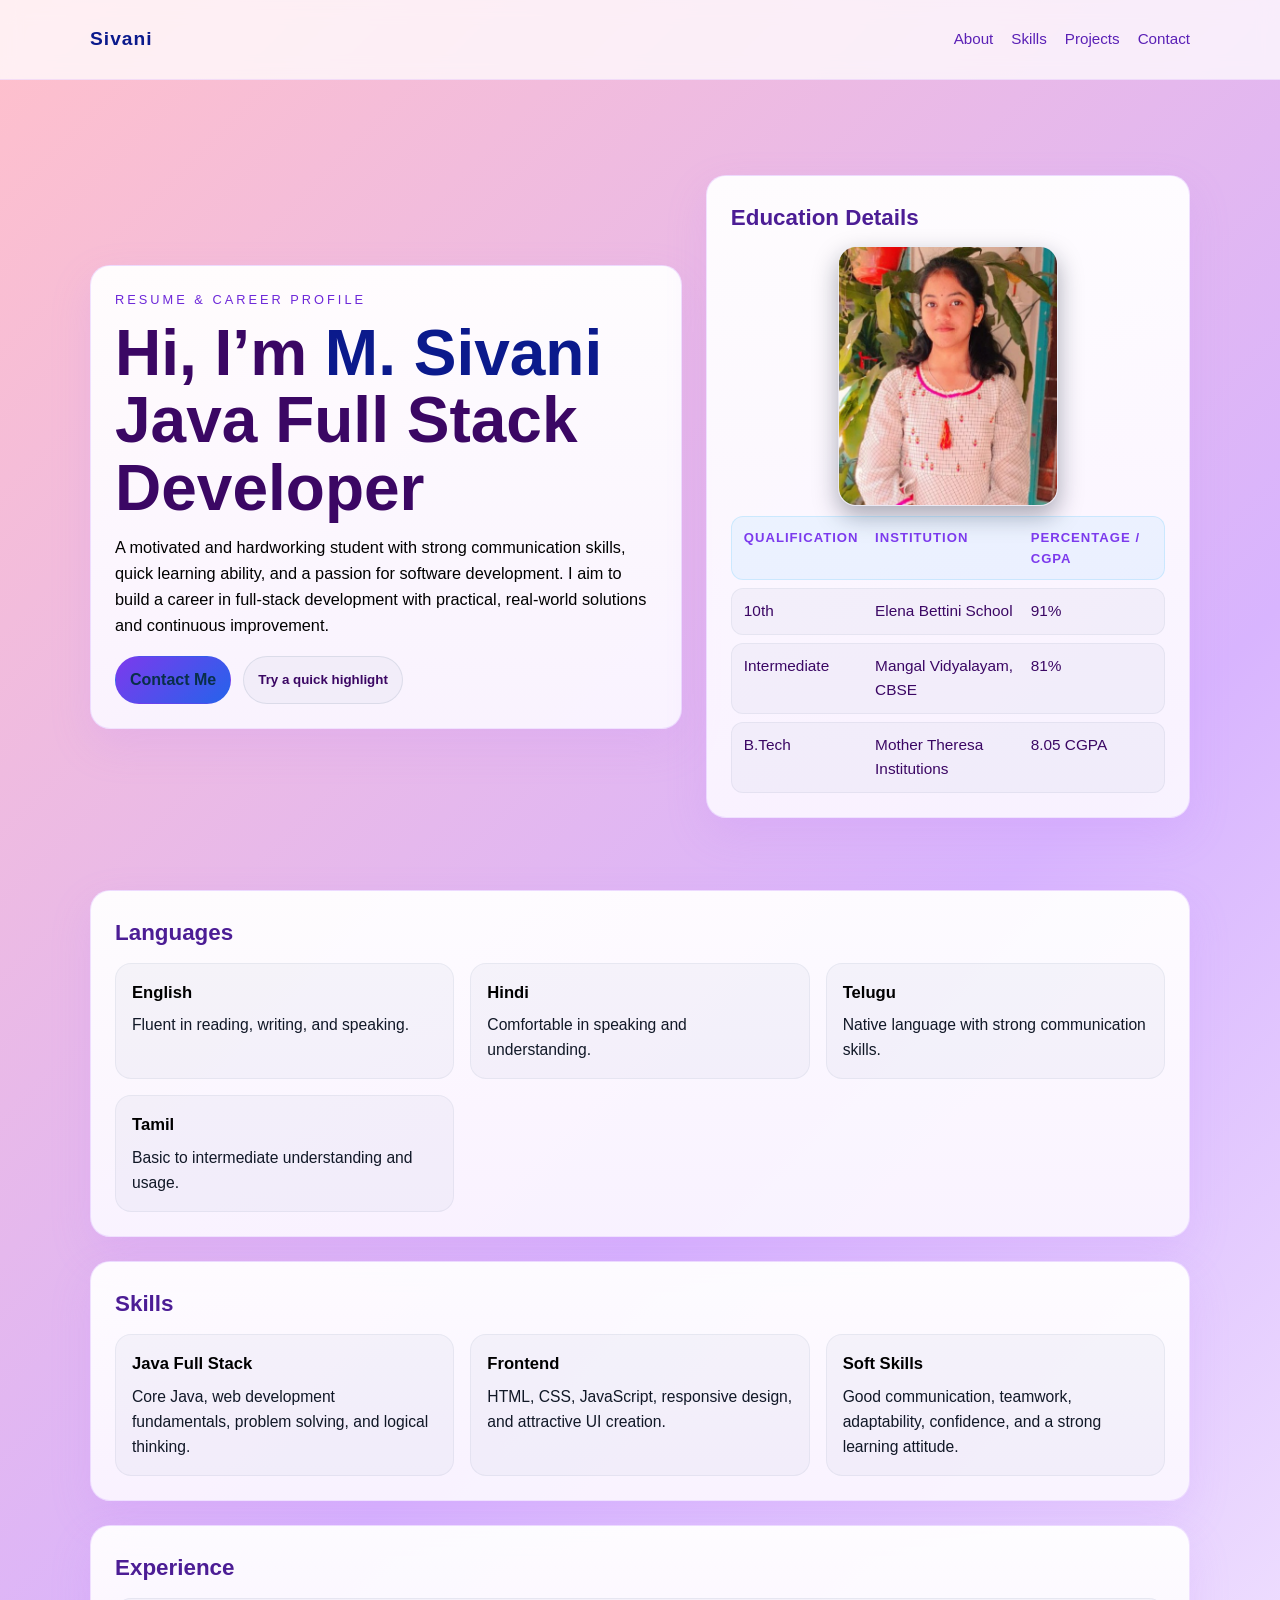
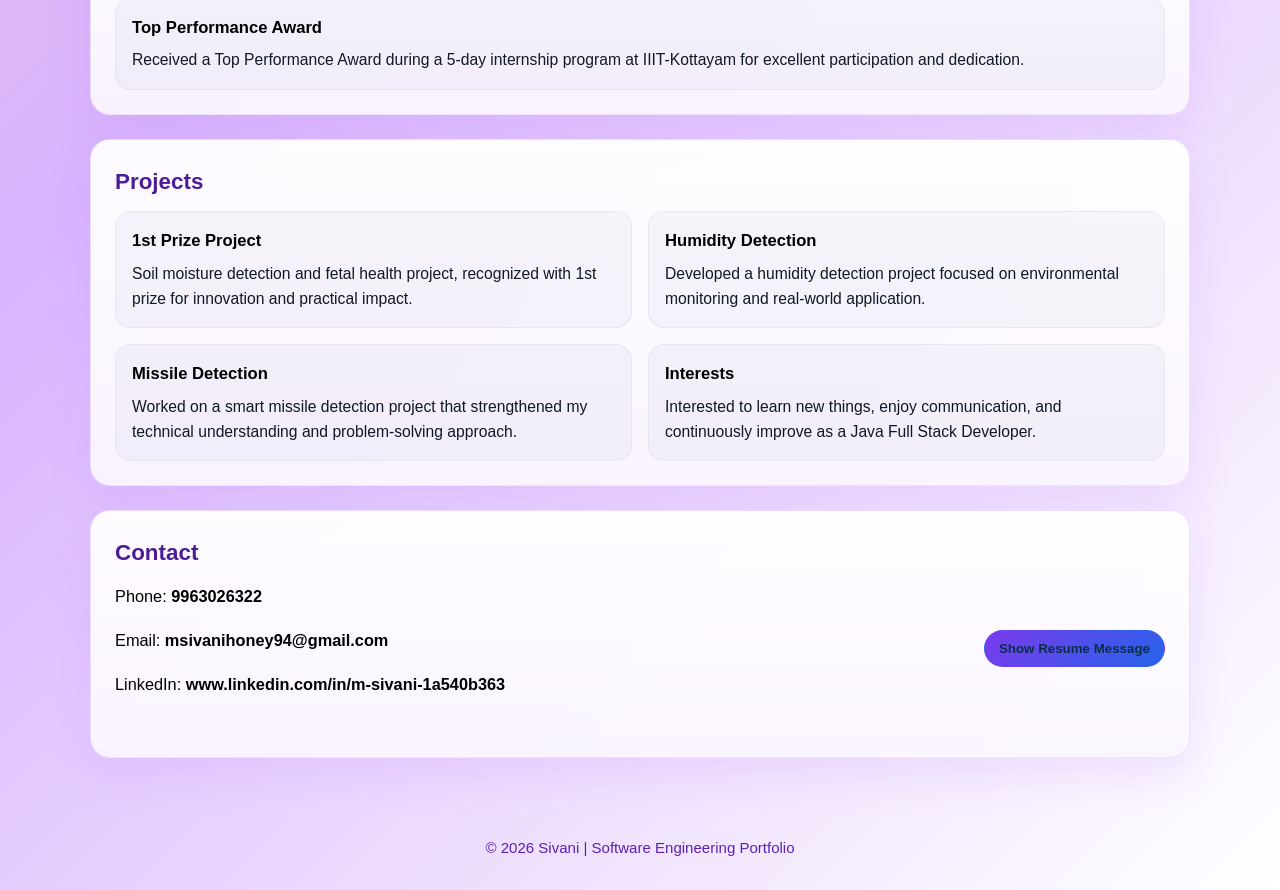
<file: index.html>
<!DOCTYPE html>
<html lang="en">
<head>
  <meta charset="UTF-8" />
  <meta name="viewport" content="width=device-width, initial-scale=1.0" />
  <title>M. Sivani | Resume</title>
  <style>
    :root {
      --bg: linear-gradient(135deg, #ffc0cb, #d8b4fe, #ffffff);
      --panel: rgba(255, 255, 255, 0.88);
      --card: rgba(255, 255, 255, 0.92);
      --text: #3b0764;
      --muted: #5b21b6;
      --accent: #7c3aed;
      --accent2: #2563eb;
      --success: #8b5cf6;
    }

    * { box-sizing: border-box; margin: 0; padding: 0; }

    body {
      font-family: Arial, Helvetica, sans-serif;
      background: var(--bg);
      color: var(--text);
      line-height: 1.6;
    }

    a { color: inherit; text-decoration: none; }

    .container {
      width: min(1100px, calc(100% - 24px));
      margin: 0 auto;
    }

    header {
      padding: 24px 0;
      position: sticky;
      top: 0;
      background: rgba(255, 255, 255, 0.75);
      backdrop-filter: blur(10px);
      border-bottom: 1px solid rgba(192, 132, 252, 0.18);
    }

    nav {
      display: flex;
      justify-content: space-between;
      align-items: center;
      gap: 16px;
    }

    .brand {
      font-size: 1.2rem;
      font-weight: 700;
      letter-spacing: 1px;
      color: #0b1a8c;
    }

    .nav-links {
      display: flex;
      gap: 18px;
      color: var(--muted);
      font-size: 0.95rem;
    }

    main { padding: 24px 0 60px; }

    .hero {
      display: grid;
      grid-template-columns: 1.1fr 0.9fr;
      gap: 24px;
      align-items: center;
      min-height: 82vh;
    }

    .card {
      background: linear-gradient(180deg, rgba(255, 255, 255, 0.95), rgba(250, 245, 255, 0.95));
      border: 1px solid rgba(192, 132, 252, 0.22);
      border-radius: 20px;
      padding: 24px;
      box-shadow: 0 16px 40px rgba(192, 132, 252, 0.18);
    }

    .eyebrow {
      color: #6d28d9;
      text-transform: uppercase;
      letter-spacing: 3px;
      font-size: 0.8rem;
      margin-bottom: 10px;
    }

    h1 {
      font-size: clamp(2.2rem, 6vw, 4rem);
      line-height: 1.05;
      margin-bottom: 12px;
    }

    .highlight {
      color: #0b1a8c;
      -webkit-text-fill-color: #0b1a8c;
      background: none;
    }

    .subtext {
      color: #000000;
      max-width: 580px;
      margin-bottom: 18px;
      font-size: 1.02rem;
    }

    .btn-row { display: flex; gap: 12px; flex-wrap: wrap; }

    .btn {
      border: 1px solid transparent;
      border-radius: 999px;
      padding: 10px 14px;
      font-weight: 700;
      transition: transform 0.2s ease, background 0.2s ease;
      cursor: pointer;
    }

    .btn:hover { transform: translateY(-1px); }

    .btn-primary {
      background: linear-gradient(135deg, var(--accent), var(--accent2));
      color: #082f49;
    }

    .btn-secondary {
      border-color: rgba(148, 163, 184, 0.24);
      color: var(--text);
      background: rgba(148, 163, 184, 0.08);
    }

    .mini-grid {
      display: grid;
      gap: 12px;
    }

    .stat {
      padding: 14px;
      border-radius: 16px;
      background: rgba(148, 163, 184, 0.08);
      border: 1px solid rgba(148, 163, 184, 0.14);
    }

    .stat strong { display: block; font-size: 1.1rem; color: white; }

    section { margin-top: 24px; }

    .section-title {
      font-size: 1.4rem;
      margin-bottom: 12px;
      color: #4c1d95;
    }

    .grid-2,
    .grid-3 {
      display: grid;
      gap: 16px;
    }

    .grid-2 { grid-template-columns: repeat(2, 1fr); }
    .grid-3 { grid-template-columns: repeat(3, 1fr); }

    .item {
      padding: 16px;
      border-radius: 16px;
      background: rgba(148, 163, 184, 0.08);
      border: 1px solid rgba(148, 163, 184, 0.14);
    }

    .item h3 { margin-bottom: 6px; color: #000; font-size: 1.04rem; }
    .item p, .item li { color: #111827; font-size: 0.98rem; }

    ul { padding-left: 18px; }

    .contact-box {
      display: flex;
      justify-content: space-between;
      align-items: center;
      gap: 12px;
      flex-wrap: wrap;
    }

    .detail-grid {
      display: grid;
      grid-template-columns: repeat(3, 1fr);
      gap: 12px;
      margin-top: 10px;
    }

    .detail-card {
      padding: 12px;
      border-radius: 14px;
      background: rgba(148, 163, 184, 0.08);
      border: 1px solid rgba(148, 163, 184, 0.14);
    }

    .detail-card span {
      display: block;
      color: var(--accent);
      font-size: 0.82rem;
      text-transform: uppercase;
      letter-spacing: 1.5px;
      margin-bottom: 4px;
    }

    .resume-grid {
      display: grid;
      grid-template-columns: repeat(2, 1fr);
      gap: 16px;
    }

    .chip {
      display: inline-block;
      background: rgba(52, 211, 153, 0.12);
      color: #bbf7d0;
      border: 1px solid rgba(52, 211, 153, 0.25);
      padding: 6px 10px;
      border-radius: 999px;
      font-size: 0.92rem;
      margin-right: 6px;
      margin-bottom: 6px;
    }

    .edu-box { display: grid; gap: 10px; }

    .edu-table {
      display: grid;
      gap: 8px;
    }

    .edu-row {
      display: grid;
      grid-template-columns: 1fr 1.2fr 1fr;
      gap: 10px;
      padding: 10px 12px;
      border-radius: 12px;
      background: rgba(148, 163, 184, 0.08);
      border: 1px solid rgba(148, 163, 184, 0.14);
      color: var(--text);
      font-size: 0.96rem;
    }

    .edu-head {
      color: var(--accent);
      text-transform: uppercase;
      letter-spacing: 1px;
      font-size: 0.82rem;
      font-weight: 700;
      background: rgba(56, 189, 248, 0.08);
      border-color: rgba(56, 189, 248, 0.18);
    }

    .photo-wrap {
      display: grid;
      gap: 8px;
      justify-items: center;
      text-align: center;
    }

    .profile-photo {
      width: 100%;
      max-width: 220px;
      height: 260px;
      object-fit: cover;
      border-radius: 18px;
      border: 1px solid rgba(148, 163, 184, 0.18);
      box-shadow: 0 10px 24px rgba(15, 23, 42, 0.35);
    }

    .photo-note {
      color: var(--muted);
      font-size: 0.95rem;
    }

    footer {
      text-align: center;
      color: var(--muted);
      padding: 18px 0 30px;
      font-size: 0.94rem;
    }

    @media (max-width: 920px) {
      .hero { grid-template-columns: 1fr; min-height: auto; }
      .grid-3 { grid-template-columns: 1fr 1fr; }
    }

    @media (max-width: 640px) {
      .nav-links { display: none; }
      .grid-2, .grid-3 { grid-template-columns: 1fr; }
      .contact-box { align-items: flex-start; }
    }
  </style>
</head>
<body>
  <header>
    <div class="container">
      <nav>
        <a class="brand" href="#home">Sivani</a>
        <div class="nav-links">
          <a href="#about">About</a>
          <a href="#skills">Skills</a>
          <a href="#projects">Projects</a>
          <a href="#contact">Contact</a>
        </div>
      </nav>
    </div>
  </header>

  <main class="container" id="home">
    <section class="hero">
      <article class="card">
        <p class="eyebrow">Resume & Career Profile</p>
        <h1>Hi, I’m <span class="highlight">M. Sivani</span><br />Java Full Stack Developer</h1>
        <p class="subtext">A motivated and hardworking student with strong communication skills, quick learning ability, and a passion for software development. I aim to build a career in full-stack development with practical, real-world solutions and continuous improvement.</p>
        <div class="btn-row">
          <a class="btn btn-primary" href="#contact">Contact Me</a>
          <button class="btn btn-secondary" id="themeBtn" type="button">Try a quick highlight</button>
        </div>
      </article>

      <aside class="card edu-box">
        <h2 class="section-title" style="margin-bottom: 0;">Education Details</h2>
        <div class="photo-wrap">
          <img class="profile-photo" src="WhatsApp Image 2026-06-13 at 12.09.34 PM.jpeg" alt="M. Sivani photo" />
          
        </div>
        <div class="edu-table">
          <div class="edu-row edu-head">
            <span>Qualification</span>
            <span>Institution</span>
            <span>Percentage / CGPA</span>
          </div>
          <div class="edu-row">
            <span>10th</span>
            <span>Elena Bettini School</span>
            <span>91%</span>
          </div>
          <div class="edu-row">
            <span>Intermediate</span>
            <span>Mangal Vidyalayam, CBSE</span>
            <span>81%</span>
          </div>
          <div class="edu-row">
            <span>B.Tech</span>
            <span>Mother Theresa Institutions</span>
            <span>8.05 CGPA</span>
          </div>
        </div>

        
      </aside>
    </section>

    <section id="languages" class="card">
      <h2 class="section-title">Languages</h2>
      <div class="grid-3">
        <article class="item"><h3>English</h3><p>Fluent in reading, writing, and speaking.</p></article>
        <article class="item"><h3>Hindi</h3><p>Comfortable in speaking and understanding.</p></article>
        <article class="item"><h3>Telugu</h3><p>Native language with strong communication skills.</p></article>
        <article class="item"><h3>Tamil</h3><p>Basic to intermediate understanding and usage.</p></article>
      </div>
    </section>

    <section id="skills" class="card">
      <h2 class="section-title">Skills</h2>
      <div class="grid-3">
        <article class="item"><h3>Java Full Stack</h3><p>Core Java, web development fundamentals, problem solving, and logical thinking.</p></article>
        <article class="item"><h3>Frontend</h3><p>HTML, CSS, JavaScript, responsive design, and attractive UI creation.</p></article>
        <article class="item"><h3>Soft Skills</h3><p>Good communication, teamwork, adaptability, confidence, and a strong learning attitude.</p></article>
      </div>
    </section>

    <section id="experience" class="card">
      <h2 class="section-title">Experience</h2>
      <article class="item">
        <h3>Top Performance Award</h3>
        <p>Received a Top Performance Award during a 5-day internship program at IIIT-Kottayam for excellent participation and dedication.</p>
      </article>
    </section>

    <section id="projects" class="card">
      <h2 class="section-title">Projects</h2>
      <div class="grid-2">
        <article class="item"><h3>1st Prize Project</h3><p>Soil moisture detection and fetal health project, recognized with 1st prize for innovation and practical impact.</p></article>
        <article class="item"><h3>Humidity Detection</h3><p>Developed a humidity detection project focused on environmental monitoring and real-world application.</p></article>
        <article class="item"><h3>Missile Detection</h3><p>Worked on a smart missile detection project that strengthened my technical understanding and problem-solving approach.</p></article>
        <article class="item"><h3>Interests</h3><p>Interested to learn new things, enjoy communication, and continuously improve as a Java Full Stack Developer.</p></article>
      </div>
    </section>

    <section id="contact" class="card">
      <h2 class="section-title">Contact</h2>
      <div class="contact-box">
        <div>
          <p class="subtext">Phone: <strong>9963026322</strong></p>
          <p class="subtext">Email: <strong>msivanihoney94@gmail.com</strong></p>
          <p class="subtext">LinkedIn: <a href="https://www.linkedin.com/in/m-sivani-1a540b363" target="_blank" rel="noopener"><strong>www.linkedin.com/in/m-sivani-1a540b363</strong></a></p>
        </div>
        <button class="btn btn-primary" id="contactBtn" type="button">Show Resume Message</button>
      </div>
      <p id="contactMessage" class="subtext" style="margin-top: 10px;"></p>
    </section>
  </main>

  <footer>
    © <span id="year"></span> Sivani | Software Engineering Portfolio
  </footer>

  <script>
    document.getElementById('year').textContent = new Date().getFullYear();

    const themeBtn = document.getElementById('themeBtn');
    const contactBtn = document.getElementById('contactBtn');
    const contactMessage = document.getElementById('contactMessage');

    themeBtn.addEventListener('click', () => {
      document.body.style.transition = 'background 0.4s ease';
      document.body.style.background = 'linear-gradient(135deg, #111827, #1f2937, #0f766e)';
      contactMessage.textContent = 'Highlight effect applied successfully!';
    });

    contactBtn.addEventListener('click', () => {
      contactMessage.textContent = 'I am eager to contribute as a Java Full Stack Developer and grow with a professional team.';
    });
  </script>
</body>
</html>
</file>
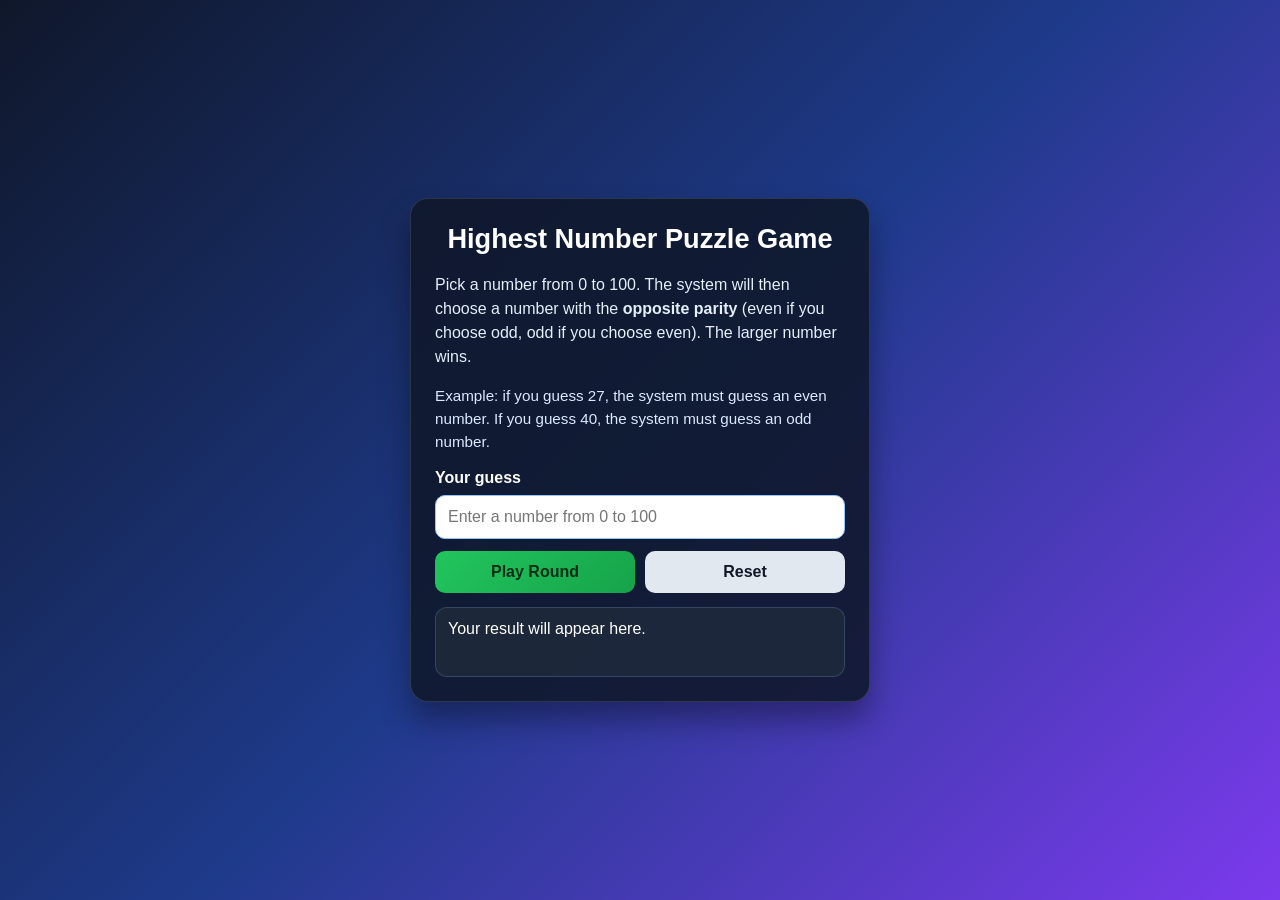
<file: game.html>
<!DOCTYPE html>
<html lang="en">
<head>
  <meta charset="UTF-8" />
  <meta name="viewport" content="width=device-width, initial-scale=1.0" />
  <title>Highest Number Puzzle Game</title>
  <style>
    * { box-sizing: border-box; font-family: Arial, sans-serif; }
    body {
      margin: 0;
      min-height: 100vh;
      display: grid;
      place-items: center;
      background: linear-gradient(135deg, #0f172a, #1e3a8a, #7c3aed);
      color: #fff;
    }
    .panel {
      width: min(95vw, 460px);
      background: rgba(15, 23, 42, 0.88);
      border: 1px solid rgba(255,255,255,0.12);
      border-radius: 18px;
      padding: 24px;
      box-shadow: 0 18px 30px rgba(0,0,0,0.35);
    }
    h1 { margin-top: 0; font-size: 1.7rem; text-align: center; }
    p { line-height: 1.5; color: #e5eefb; }
    .small { font-size: 0.95rem; color: #dbeafe; }
    label { display: block; margin-bottom: 8px; font-weight: 700; }
    input {
      width: 100%; padding: 12px; border-radius: 10px; border: 1px solid #93c5fd;
      font-size: 1rem; margin-bottom: 12px;
    }
    .btn-row { display: flex; gap: 10px; }
    button {
      flex: 1; border: none; border-radius: 10px; padding: 12px 14px;
      font-weight: 700; cursor: pointer; font-size: 1rem;
    }
    .play-btn { background: linear-gradient(135deg, #22c55e, #16a34a); color: #052e16; }
    .reset-btn { background: #e2e8f0; color: #111827; }
    #result {
      margin-top: 14px; padding: 12px; border-radius: 12px; background: rgba(30,41,59,0.95);
      border: 1px solid rgba(147,197,253,0.2); min-height: 70px;
    }
    .winner { color: #86efac; font-weight: 700; }
    .loser { color: #fca5a5; font-weight: 700; }
  </style>
</head>
<body>
  <main class="panel">
    <h1>Highest Number Puzzle Game</h1>
    <p>Pick a number from 0 to 100. The system will then choose a number with the <strong>opposite parity</strong> (even if you choose odd, odd if you choose even). The larger number wins.</p>
    <p class="small">Example: if you guess 27, the system must guess an even number. If you guess 40, the system must guess an odd number.</p>

    <label for="userGuess">Your guess</label>
    <input id="userGuess" type="number" min="0" max="100" placeholder="Enter a number from 0 to 100" />

    <div class="btn-row">
      <button class="play-btn" onclick="playRound()">Play Round</button>
      <button class="reset-btn" onclick="resetGame()">Reset</button>
    </div>

    <div id="result">Your result will appear here.</div>
  </main>

  <script>
    function generateOppositeParity(userNumber) {
      const min = 0;
      const max = 100;
      let systemGuess;

      do {
        systemGuess = Math.floor(Math.random() * (max - min + 1)) + min;
      } while (systemGuess % 2 === userNumber % 2);

      return systemGuess;
    }

    function playRound() {
      const input = document.getElementById('userGuess');
      const resultBox = document.getElementById('result');
      const userGuess = Number(input.value);

      if (!Number.isInteger(userGuess) || userGuess < 0 || userGuess > 100) {
        resultBox.innerHTML = '<span class="loser">Please enter a whole number from 0 to 100.</span>';
        return;
      }

      const systemGuess = generateOppositeParity(userGuess);
      let message = '';

      if (userGuess > systemGuess) {
        message = `<span class="winner">You win!</span> You guessed <strong>${userGuess}</strong> and the system guessed <strong>${systemGuess}</strong>.`;
      } else if (systemGuess > userGuess) {
        message = `<span class="loser">System wins!</span> The system guessed <strong>${systemGuess}</strong> and you guessed <strong>${userGuess}</strong>.`;
      } else {
        message = 'It is a tie! Both guesses are the same number.';
      }

      resultBox.innerHTML = `${message}<br><br>Rule used: the system always picks the opposite parity from your number.`;
    }

    function resetGame() {
      document.getElementById('userGuess').value = '';
      document.getElementById('result').innerHTML = 'Your result will appear here.';
    }
  </script>
</body>
</html>
</file>
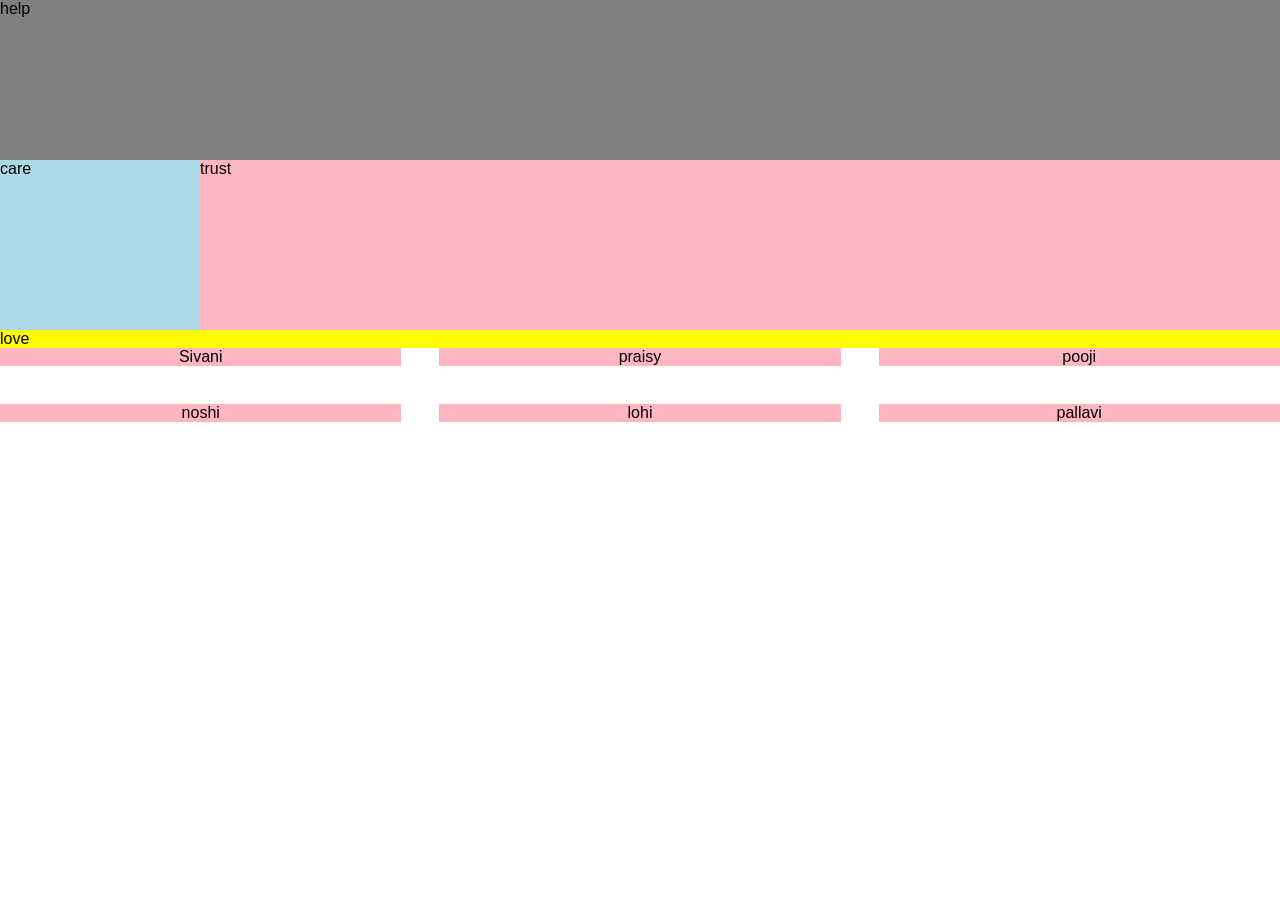
<file: grid.html>
<!DOCTYPE html>
<html lang="en">
<head>
    <meta charset="UTF-8">
    <meta name="viewport" content="width=device-width, initial-scale=1.0">
    <title>Document</title>
    <link rel="stylesheet" href="grid.css">
</head>
<body>
    <div class="friends">
        <header>help</header>
        <aside>care</aside>
        <main>trust</main>
        <footer>love</footer>
    </div>    
    <div class="grid">
        <div class="d1">Sivani</div>
        <div class="d1">praisy</div>
        <div class="d1">pooji</div>
        <div class="d1">noshi</div>
        <div class="d1">lohi</div>
        <div class="d1">pallavi</div>
    </div> 
</body>
</html>
</file>
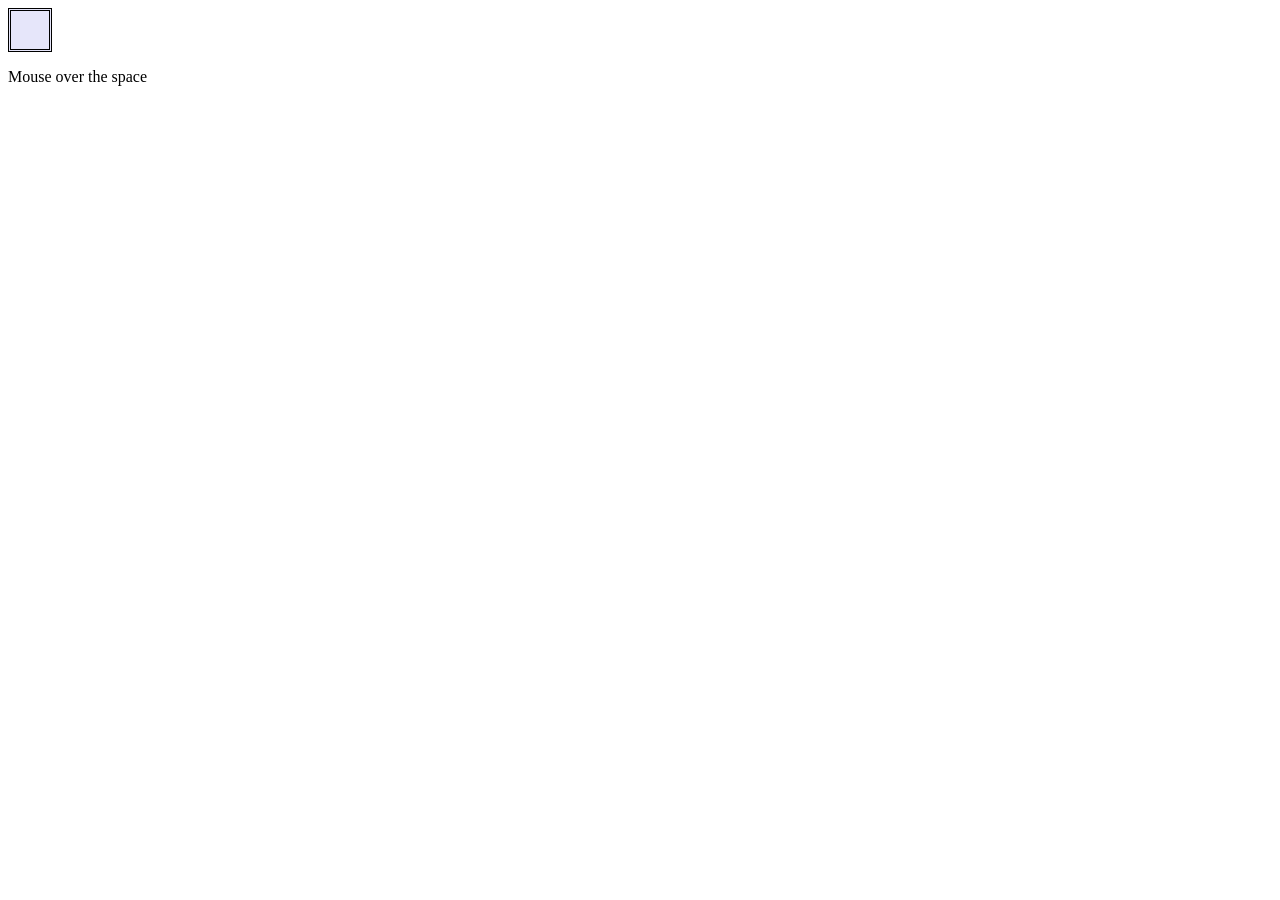
<file: sunday.html>
<!DOCTYPE html>
<html lang="en">
<head>
    <meta charset="UTF-8">
    <meta name="viewport" content="width=device-width, initial-scale=1.0">
    <title>Document</title>
    <style>
        #chocolate
        {
            width: 1cm;
            height: 1cm;
            position: relative;
            background-color: lavender;
            border-style: double;

        }
    </style>
</head>
<body>
    <div id="chocolate">
       
    </div>
    <p> Mouse over the space </p>
    <script>
        const box=document.getElementById("chocolate");
        let x=100;
        let y=100;
        const step =10;
        document.addEventListener("keydown",function (keys) {
            if (keys.code=="ArrowDown") {
                y+=step;
            }
            if (keys.code=="ArrowUp") {
                y-=step;
            }
            if (keys.code=="ArrowRight") {
                x+=step;
            }
            if (keys.code=="ArrowLeft") {
                x-=step;
            }
            box.style.left=x+"px";
            box.style.top=y+"px";
        });
        const candy = document.getElementById("chocolate");
        candy.addEventListener("mouseover",function ()
    {
        candy.style.backgroundColor="chocolate";
        candy.innerText="Dark Chocolate";
    });
    candy.addEventListener("mouseout",function ()
    {
        candy.style.backgroundColor="lavender";
        candy.innerText="Kitkat";
    }
    );
    </script>
</body>
</html>
</file>
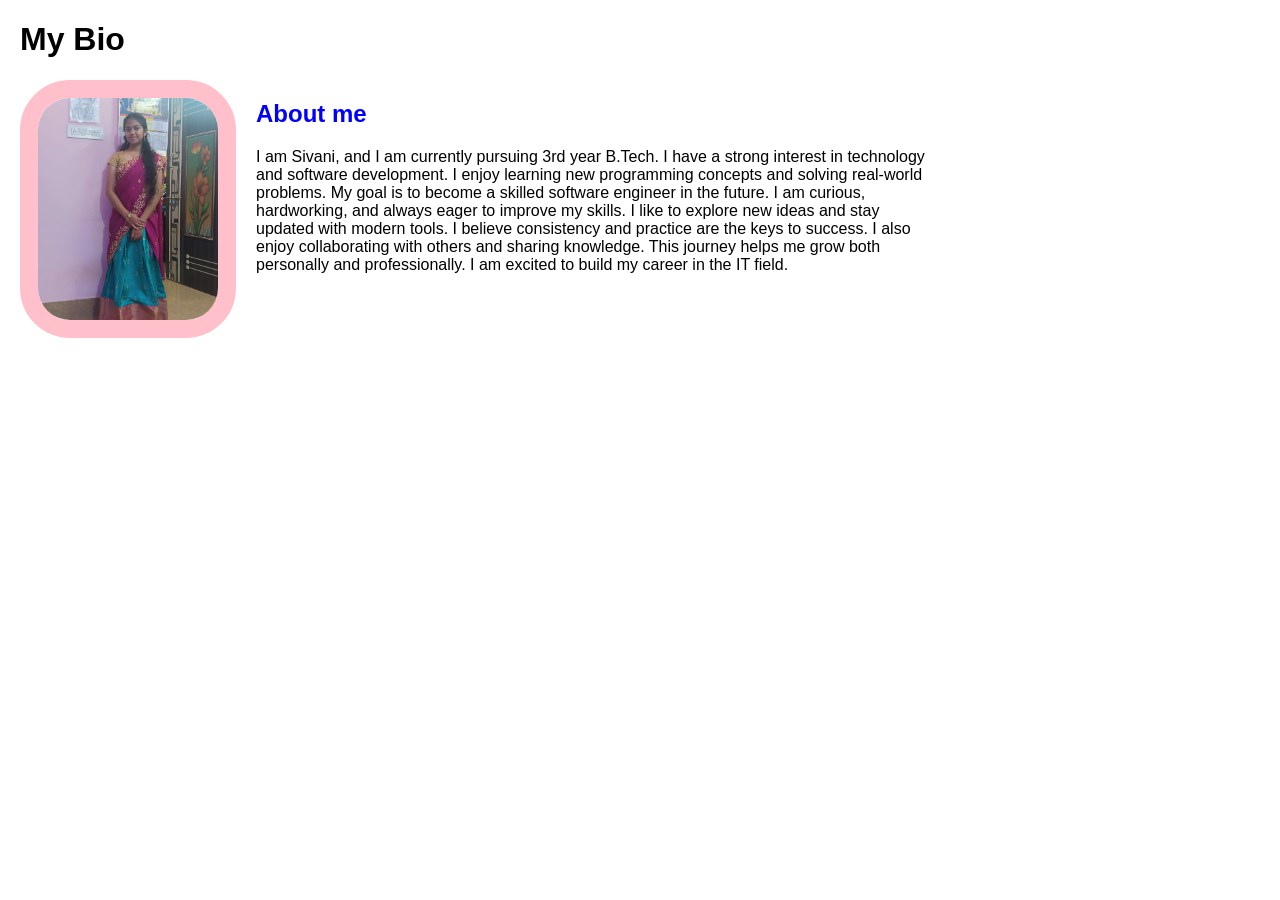
<file: HTML-CSS/bio.html>
<!DOCTYPE html>
<html lang="en">
<head>
    <meta charset="UTF-8">
    <meta name="viewport" content="width=device-width, initial-scale=1.0">
    <title>My Bio</title>
    <link rel="stylesheet" href="bio.css">
</head>
<body>
    <h1>My Bio</h1>

    <section class="about">
        <img src="files/sivani.jpe.jpeg " width="200" height="250">

        <div class="about-text">
            <h2>About me</h2>
            <p>I am Sivani, and I am currently pursuing 3rd year B.Tech. I have a strong interest in technology and software development. I enjoy learning new programming concepts and solving real-world problems. My goal is to become a skilled software engineer in the future. I am curious, hardworking, and always eager to improve my skills. I like to explore new ideas and stay updated with modern tools. I believe consistency and practice are the keys to success. I also enjoy collaborating with others and sharing knowledge. This journey helps me grow both personally and professionally. I am excited to build my career in the IT field.</p>
        </div>
    </section>
</body>
</html>
</file>
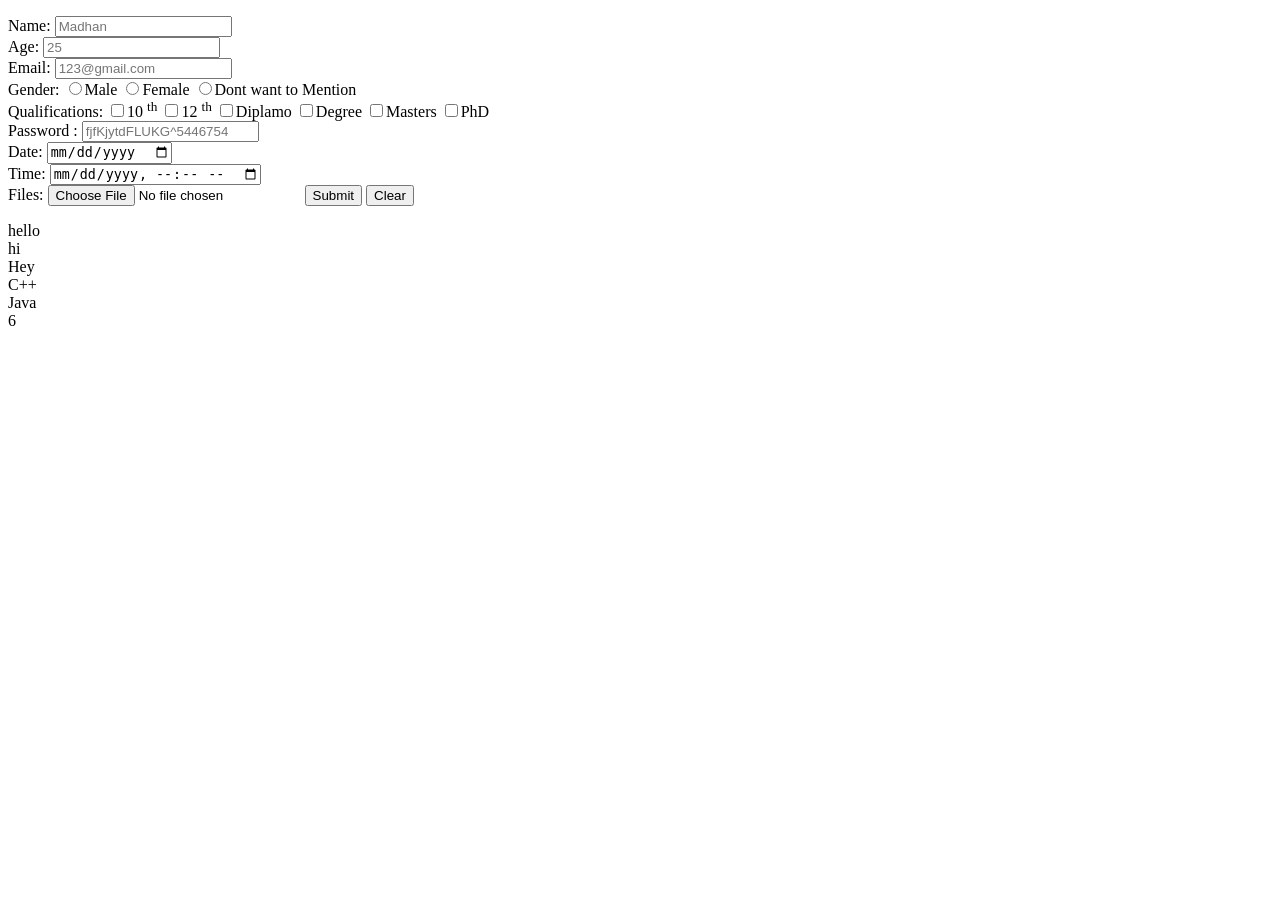
<file: HTML-CSS/form.html>
<!DOCTYPE html>
<html lang="en">
<head>
    <meta charset="UTF-8">
    <meta name="viewport" content="width=device-width, initial-scale=1.0">
    <title>Forms</title>
</head>
<body>
    <form>
        <p>
            Name: <input type="text" placeholder="Madhan"><br>
            Age: <input type="number" placeholder="25"><br>
            Email: <input type="mail" placeholder="123@gmail.com"><br>
            Gender: <input type="radio" name="gender" id="1">Male
            <input type="radio" name="gender" id="2">Female
            <input type="radio" name="gender" id="3">Dont want to Mention <br>
            Qualifications: <input type="checkbox" name="qualification" id="1">10 <sup>th</sup> 
            <input type="checkbox" name="qualification" id="2">12 <sup>th</sup>
            <input type="checkbox" name="qualification" id="6">Diplamo
            <input type="checkbox" name="qualification" id="3">Degree
            <input type="checkbox" name="qualification" id="4">Masters
            <input type="checkbox" name="qualification" id="5">PhD <br>
            Password : <input type="password" placeholder="fjfKjytdFLUKG^5446754"><br>
            Date: <input type="date"><br>
            Time: <input type="datetime-local">
            <br>
            Files: <input type="file">
            <button type="submit">Submit</button> <button type="reset">Clear</button>
        </p>
    </form>
    <header>hello</header>
    <div id="1">hi</div>
    <div id="2">Hey</div>
    <div class="CSE">C++</div>
    <label for="Name">Java</label>
    <footer>6</footer>
</body>
</html>
</file>
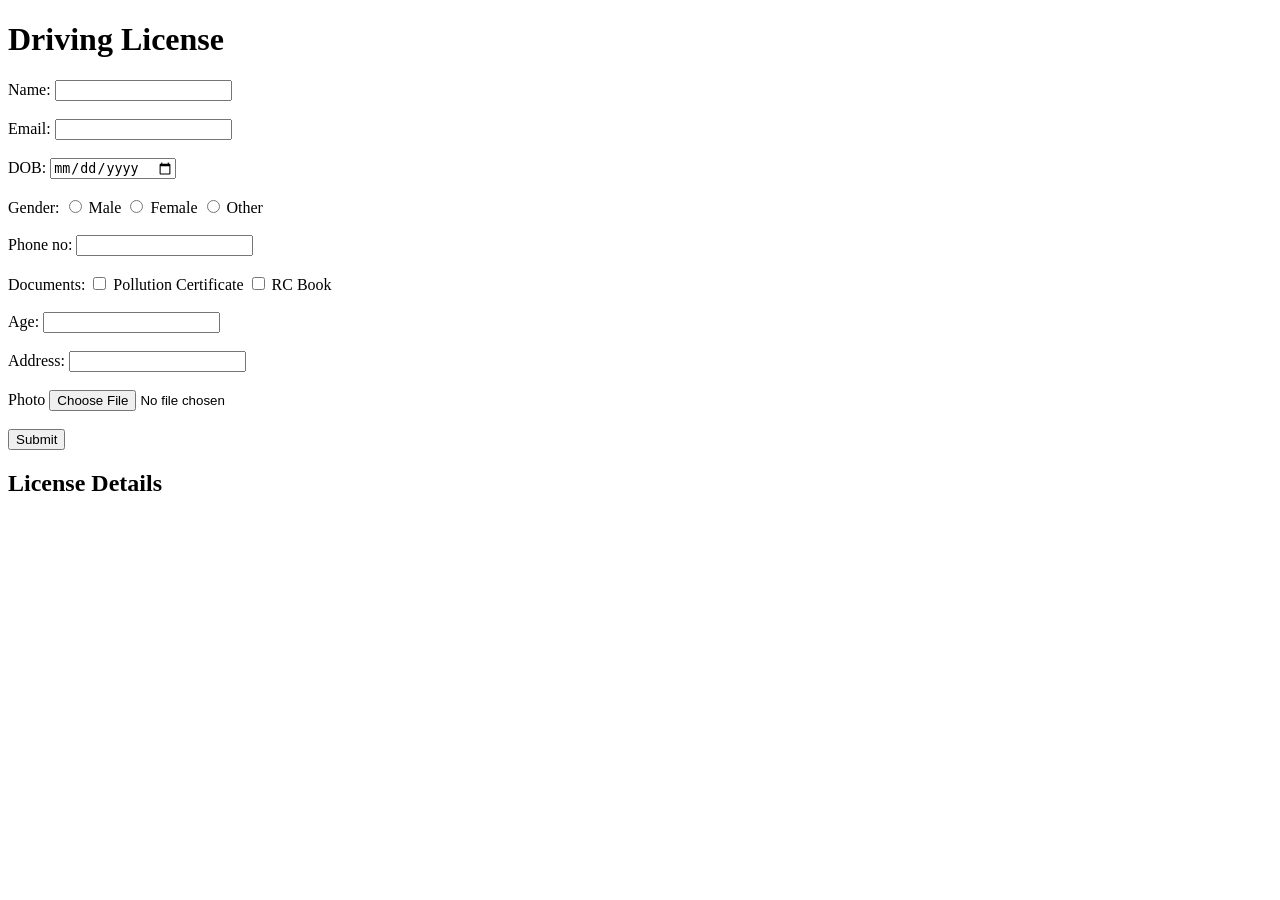
<file: HTML-CSS/form1.html>
<!DOCTYPE html>
<html lang="en">
<head>
    <meta charset="UTF-8">
    <meta name="viewport" content="width=device-width, initial-scale=1.0">
    <title>Responsive form</title>
    </head>
<body>
    <h1>Driving License</h1>
    <form id="details">
        <label>Name:</label>
        <input type="text" id="name" required>
        <br><br>
        <label>Email:</label>
        <input type="email" id="mail" required>
        <br><br>
        <label>DOB:</label>
        <input type="date" id="dob" required>
        <br><br>
        <label>Gender:</label>
        <input type="radio" name="gender" value="Male" required> Male
        <input type="radio" name="gender" value="Female"> Female
        <input type="radio" name="gender" value="Other"> Other
        <br><br>
        <label>Phone no:</label>
        <input type="number" id="phone" required><br><br>
        <label>Documents:</label>
        <input type="checkbox" name="documents" value="Pollution Certificate"> Pollution Certificate
        <input type="checkbox" name="documents" value="RC Book"> RC Book
        <br><br>
        <label>Age:</label>
        <input type="number" id="age" required>
        <br><br>
        <label>Address:</label>
        <input type="text" id="address" required>
        <br><br>
        <label>Photo</label>
        <input type="file" id="image" accept="image/*" required>
        <br><br>
        <button type="submit">Submit</button>
    </form>
    <h2>License Details</h2>
    <p id="p1"></p>
    <p id="p2"></p>
    <p id="p3"></p>
    <p id="p4"></p>
    <p id="p5"></p>
    <p id="p6"></p>
    <p id="p7"></p>
    <p id="p8"></p>
    <img id="dp" width="200px" >
<script src="../form.js"></script>
</body>
</html>
</file>
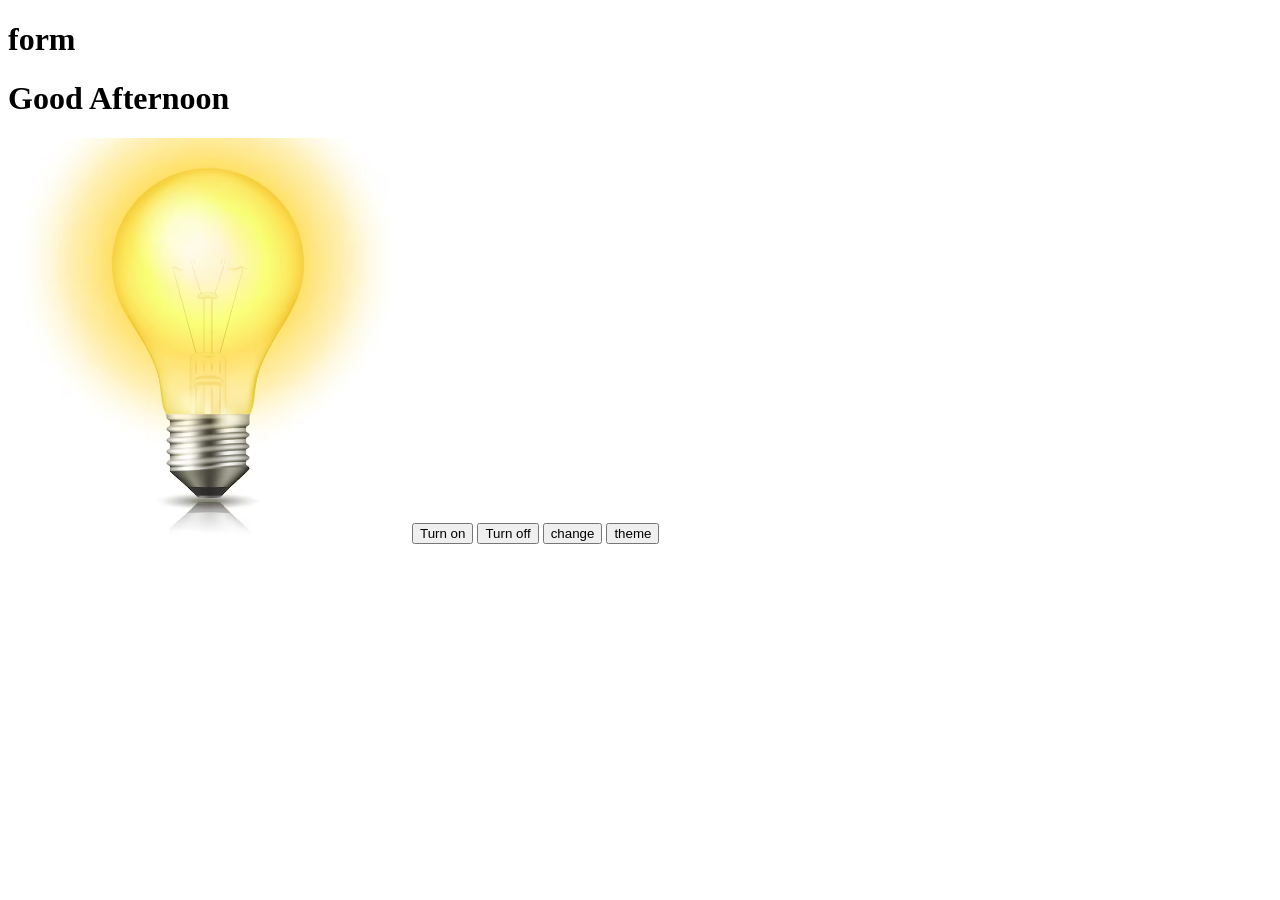
<file: HTML-CSS/input.html>
<!DOCTYPE html>
<html lang="en">
<head>
    <meta charset="UTF-8">
    <meta name="viewport" content="width=device-width, initial-scale=1.0">
    <title>Document</title>
    <script src="../input.js"></script>
</head>
<body id="cap">
    <h1 id="Data">form</h1>
    <div>
        <form action="add">

        </form>
        <h1 id="greet">Good Afternoon</h1>
        <img id="on" src="../light_on.jpeg" alt="on" width="400px">
        <button onclick="turn_on()">Turn on</button>
        <button onclick="turn_off()">Turn off</button>
        <button onclick="greet_morning()">change</button>
        <button onclick="change_color()">theme</button>
    </div>
    
</body>
</html>
</file>
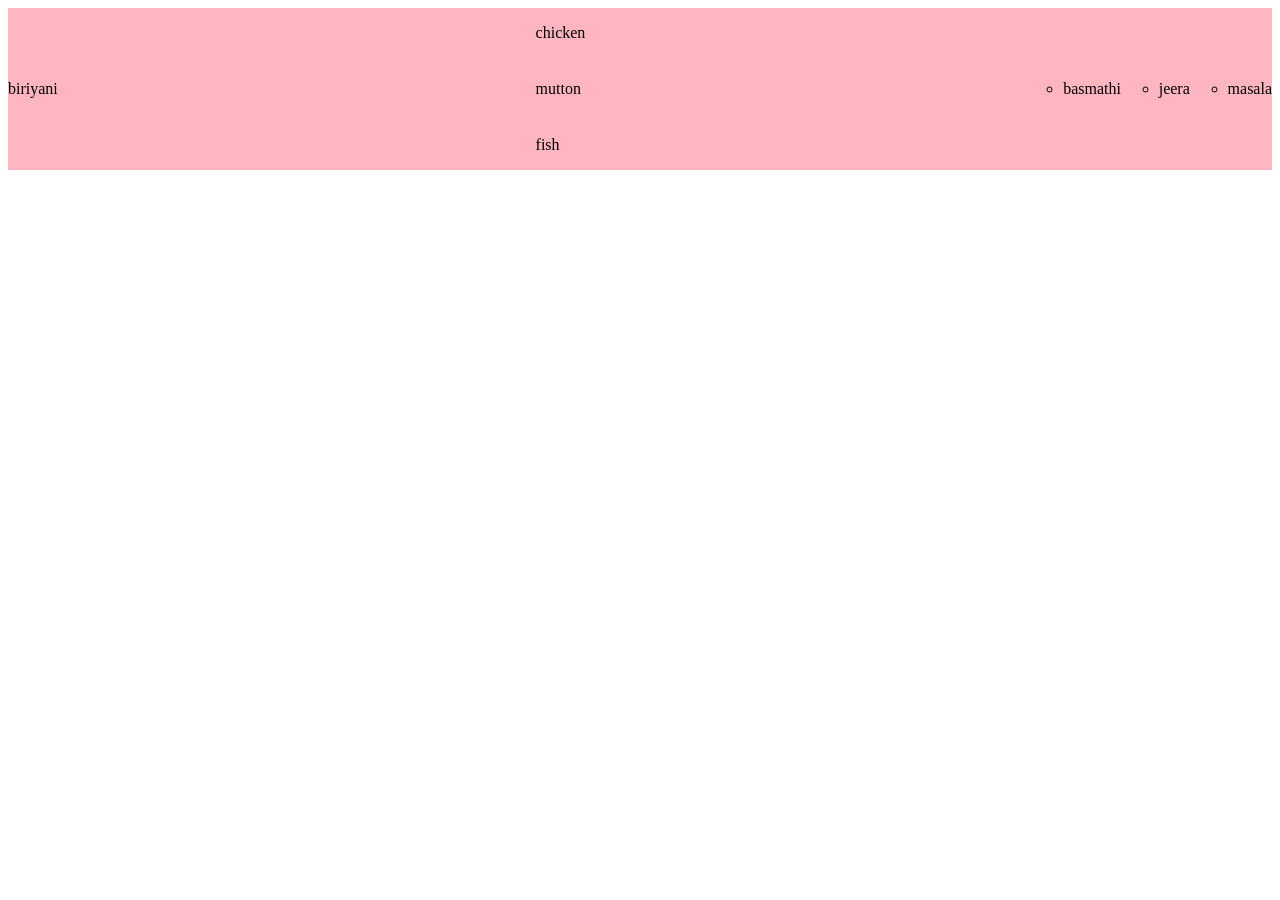
<file: HTML-CSS/navigation_bar.html>
<!DOCTYPE html>
<html lang="en">
<head>
    <meta charset="UTF-8">
    <meta name="viewport" content="width=device-width, initial-scale=1.0">
    <title>Document</title>
    <link rel="stylesheet" href="../flex.css">
</head>
<body>
    <nav>
        <div class="chicken">
            biriyani
        </div>
        <ul class="meat">
            <li>chicken</li>
            <li>mutton</li>
            <li>fish</li>
        </ul>
        <ul>
            <li>basmathi</li>
            <li>jeera</li>
            <li>masala</li>
             
        </ul>
    </nav>
</body>
</html>
</file>
<file: grid.css>
body {
    margin: 0;
    font-family: Arial, sans-serif;
}
.friends {
    display: grid;
    grid-template-columns: 200px 1fr;
    grid-template-rows: 160px 170px 1fr;
    gap: 0;
}
header{
    grid-column: 1/3;
    background: grey;
}
footer{
    grid-column: 1/3;
    background: yellow;
}
main{
    background: lightpink;
}
aside{
    background: lightblue;
}
.grid {
    display: grid;
    grid-template-columns: repeat(3, 1fr);
    gap: 1cm;
}
.d1{
    background: lightpink;
    color: black;
    text-align: center;
}
</file>
<file: HTML-CSS/bio.css>
body {
  font-family: Arial, sans-serif;
  margin: 20px;
}

img {
  border-style: solid;
  border-width: 0.5cm;
  border-color: pink;
  border-radius: 50px;
  width: 180px;
  height: auto;
  flex-shrink: 0;
}

h2 {
  color: blue;
}

.about {
  display: flex;
  align-items: flex-start;
  gap: 20px;
  margin: 16px 0;
}

.about-text {
  max-width: 680px;
}
</file>
<file: flex.css>
nav{
    display: flex;
    justify-content: space-between;
    align-items: center;
    background: lightpink;
    color: black;


}
.meat{
    flex-direction: column;
    list-style: none;
}
ul{
    display: flex;
    gap: 1cm;
    list-style: circle;
}
</file>
